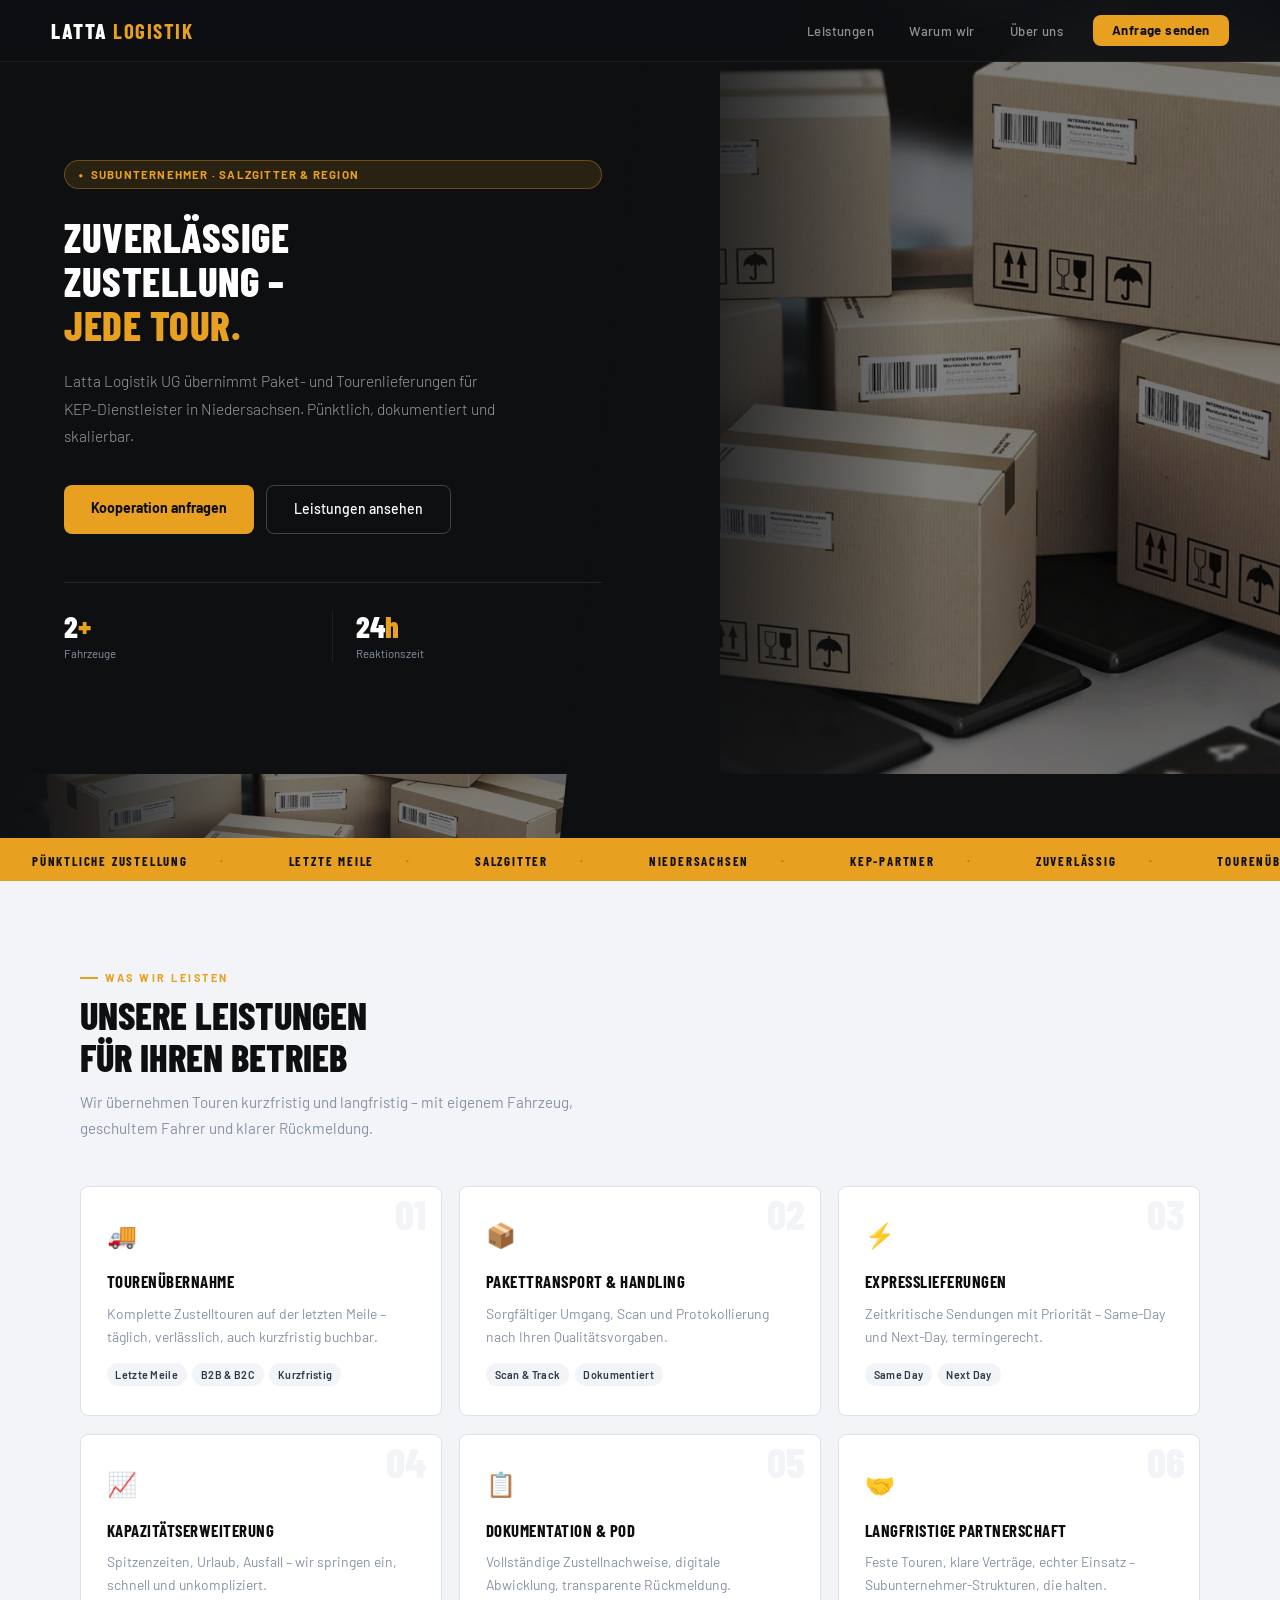
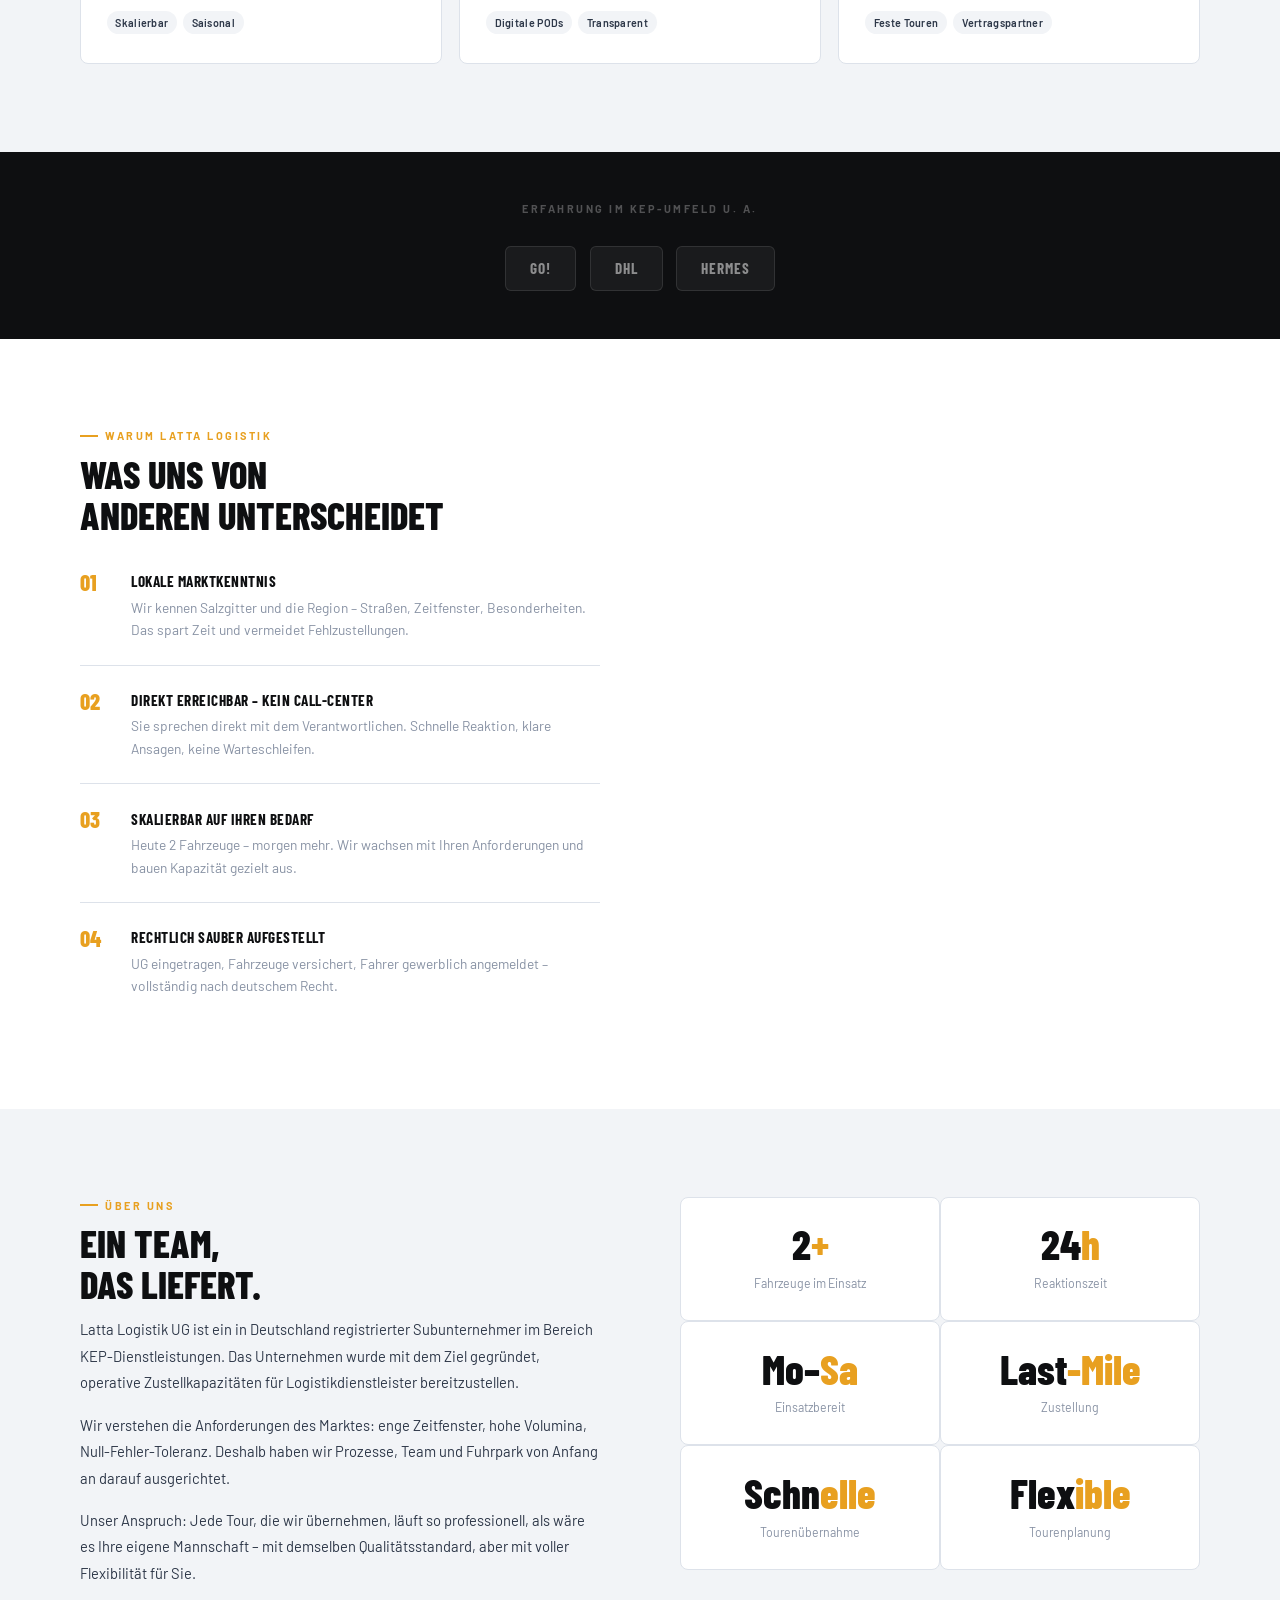
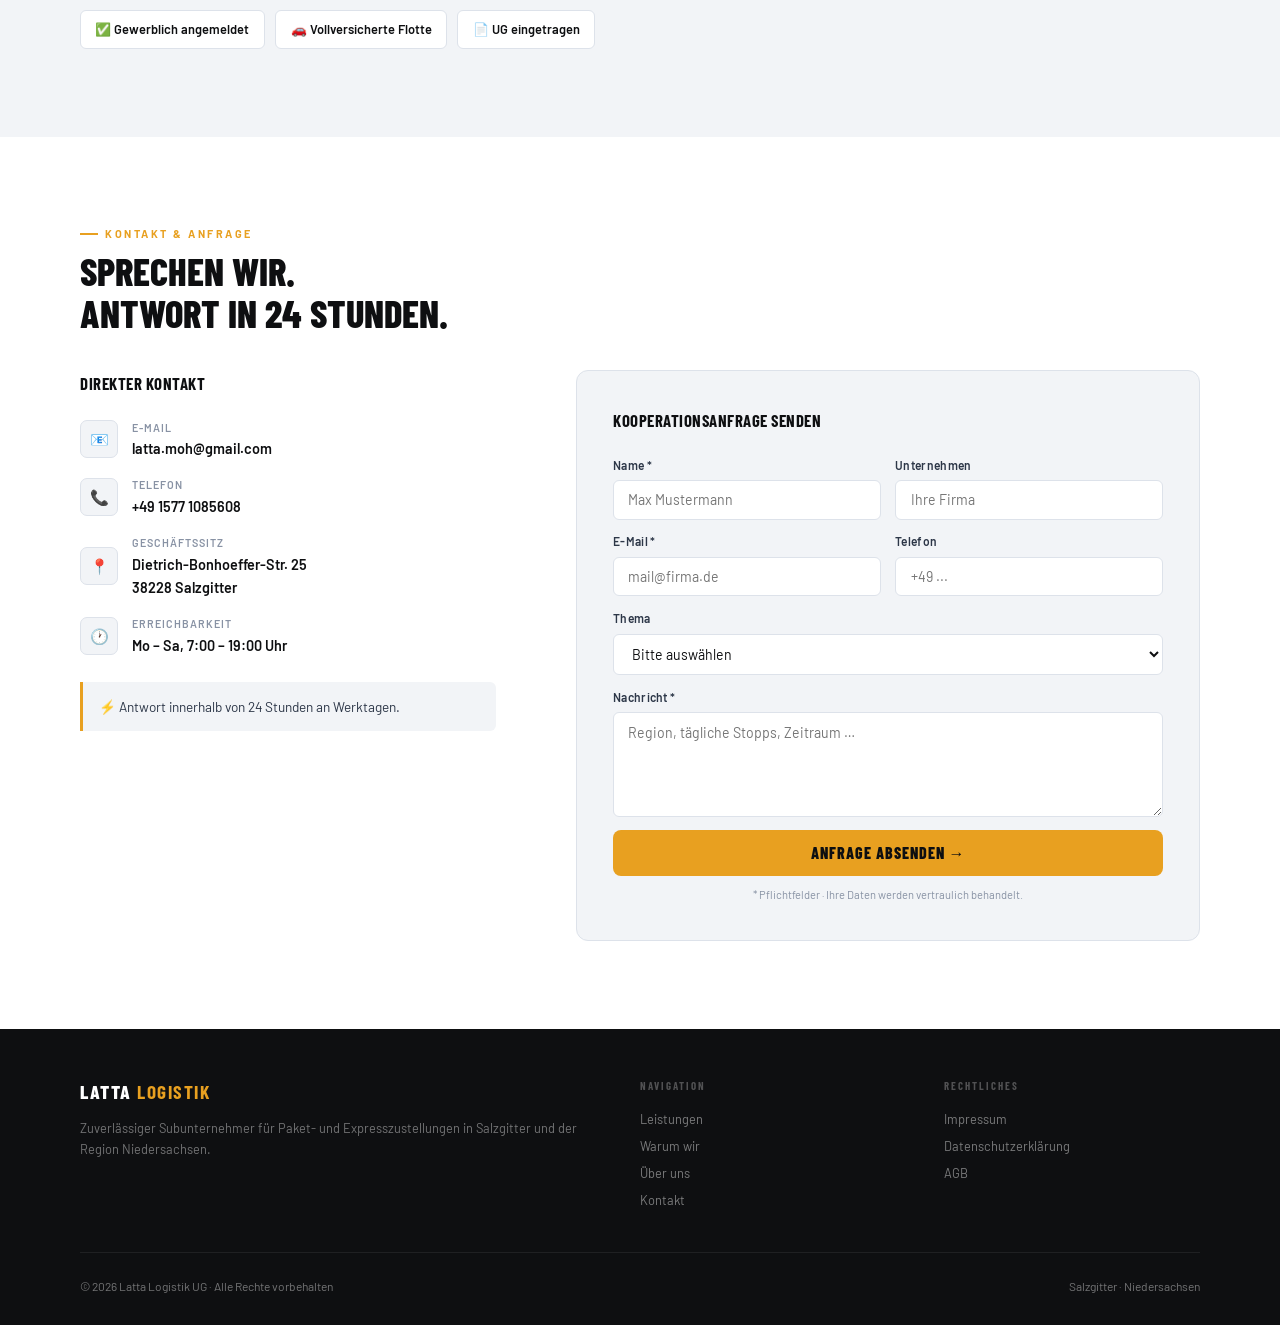
<file: index.html>
<!DOCTYPE html>
<html lang="de">
<head>
  <meta charset="UTF-8"/>
  <meta name="viewport" content="width=device-width, initial-scale=1"/>
  <title>Latta Logistik UG – Subunternehmer Logistik Salzgitter</title>
  <meta name="description" content="Latta Logistik UG – Zuverlässiger Logistik-Subunternehmer in Salzgitter. Paket- und Tourenlieferungen für KEP-Dienstleister in Niedersachsen."/>
  <meta name="keywords" content="Subunternehmer Logistik Salzgitter, KEP Subunternehmer Niedersachsen, Zustellpartner DHL GLS, Pakettransport Salzgitter"/>
  
  <link rel="preconnect" href="https://fonts.googleapis.com">
  <link rel="preconnect" href="https://fonts.gstatic.com" crossorigin>
  <link href="https://fonts.googleapis.com/css2?family=Barlow+Condensed:wght@500;600;700;800&family=Barlow:wght@300;400;500;600&display=swap" rel="stylesheet">
  
  <link rel="stylesheet" href="styles.css">
</head>
<body>

<nav role="banner">
  <div class="n-logo">Latta <b>Logistik</b></div>
  <button id="navToggle" aria-label="Menü öffnen">☰</button>
  <ul class="n-links">
    <li><a href="#leistungen">Leistungen</a></li>
    <li><a href="#vorteile">Warum wir</a></li>
    <li><a href="#ueber-uns">Über uns</a></li>
    <li><a href="#kontakt" class="n-cta">Anfrage senden</a></li>
  </ul>
</nav>

<section id="hero">
  <div class="hero-left">
    <div class="h-pill">Subunternehmer · Salzgitter & Region</div>
    <h1 class="h-title">Zuverlässige<br>Zustellung –<br><em>jede Tour.</em></h1>
    <p class="h-sub">Latta Logistik UG übernimmt Paket- und Tourenlieferungen für KEP-Dienstleister in Niedersachsen. Pünktlich, dokumentiert und skalierbar.</p>
    <div class="h-btns">
      <a href="#kontakt" class="btn-a">Kooperation anfragen</a>
      <a href="#leistungen" class="btn-b">Leistungen ansehen</a>
    </div>
    <div class="h-kpis">
      <div class="kpi">
        <div class="kpi-n">2<span>+</span></div>
        <div class="kpi-l">Fahrzeuge</div>
      </div>
      <div class="kpi">
        <div class="kpi-n">24<span>h</span></div>
        <div class="kpi-l">Reaktionszeit</div>
      </div>
    </div>
  </div>

  <div class="hero-right" aria-hidden="true">
    <div class="hero-right-bg"></div>
    <div class="hero-svg-wrap">

    </div>
  </div>

  <div class="hero-right" aria-hidden="true">
    <div class="hero-right-bg"></div>
    <div class="hero-svg-wrap"></div>
  </div>
</section>

<div class="ticker" aria-hidden="true">
  <div class="ticker-inner">
    <span>Pünktliche Zustellung</span><span>Letzte Meile</span><span>Salzgitter</span><span>Niedersachsen</span><span>KEP-Partner</span><span>Zuverlässig</span><span>Tourenübernahme</span><span>Paketlogistik</span><span>Subunternehmer</span>
    <span>Pünktliche Zustellung</span><span>Letzte Meile</span><span>Salzgitter</span><span>Niedersachsen</span><span>KEP-Partner</span><span>Zuverlässig</span><span>Tourenübernahme</span><span>Paketlogistik</span><span>Subunternehmer</span>
  </div>
</div>

<section id="leistungen" class="sec">
  <div class="sec-inner">
    <div class="eyebrow" data-r>Was wir leisten</div>
    <h2 class="sec-h" data-r>Unsere Leistungen<br>für Ihren Betrieb</h2>
    <p class="sec-p" data-r>Wir übernehmen Touren kurzfristig und langfristig – mit eigenem Fahrzeug, geschultem Fahrer und klarer Rückmeldung.</p>
    <div class="svc-grid">
      <article class="svc-card" data-r>
        <div class="svc-num">01</div>
        <div class="svc-icon">🚚</div>
        <h3>Tourenübernahme</h3>
        <p>Komplette Zustelltouren auf der letzten Meile – täglich, verlässlich, auch kurzfristig buchbar.</p>
        <div class="svc-tags"><span class="tag">Letzte Meile</span><span class="tag">B2B &amp; B2C</span><span class="tag">Kurzfristig</span></div>
      </article>
      <article class="svc-card" data-r="d1">
        <div class="svc-num">02</div>
        <div class="svc-icon">📦</div>
        <h3>Pakettransport &amp; Handling</h3>
        <p>Sorgfältiger Umgang, Scan und Protokollierung nach Ihren Qualitätsvorgaben.</p>
        <div class="svc-tags"><span class="tag">Scan &amp; Track</span><span class="tag">Dokumentiert</span></div>
      </article>
      <article class="svc-card" data-r="d2">
        <div class="svc-num">03</div>
        <div class="svc-icon">⚡</div>
        <h3>Expresslieferungen</h3>
        <p>Zeitkritische Sendungen mit Priorität – Same-Day und Next-Day, termingerecht.</p>
        <div class="svc-tags"><span class="tag">Same Day</span><span class="tag">Next Day</span></div>
      </article>
      <article class="svc-card" data-r>
        <div class="svc-num">04</div>
        <div class="svc-icon">📈</div>
        <h3>Kapazitätserweiterung</h3>
        <p>Spitzenzeiten, Urlaub, Ausfall – wir springen ein, schnell und unkompliziert.</p>
        <div class="svc-tags"><span class="tag">Skalierbar</span><span class="tag">Saisonal</span></div>
      </article>
      <article class="svc-card" data-r="d1">
        <div class="svc-num">05</div>
        <div class="svc-icon">📋</div>
        <h3>Dokumentation &amp; POD</h3>
        <p>Vollständige Zustellnachweise, digitale Abwicklung, transparente Rückmeldung.</p>
        <div class="svc-tags"><span class="tag">Digitale PODs</span><span class="tag">Transparent</span></div>
      </article>
      <article class="svc-card" data-r="d2">
        <div class="svc-num">06</div>
        <div class="svc-icon">🤝</div>
        <h3>Langfristige Partnerschaft</h3>
        <p>Feste Touren, klare Verträge, echter Einsatz – Subunternehmer-Strukturen, die halten.</p>
        <div class="svc-tags"><span class="tag">Feste Touren</span><span class="tag">Vertragspartner</span></div>
      </article>
    </div>
  </div>
</section>

<div id="partner">
  <p class="p-eyebrow">Erfahrung im KEP-Umfeld u. a. </p>
  <div class="p-chips">
    <div class="p-chip">GO!</div>
    <div class="p-chip">DHL</div>
    <div class="p-chip">Hermes</div>
  </div>
</div>

<section id="vorteile" class="sec">
  <div class="sec-inner">
    <div class="adv-layout">
      <div>
        <div class="eyebrow" data-r>Warum Latta Logistik</div>
        <h2 class="sec-h" data-r>Was uns von<br>anderen unterscheidet</h2>
        <ul class="adv-list" data-r>
          <li class="adv-row">
            <div class="adv-num">01</div>
            <div><h4>Lokale Marktkenntnis</h4><p>Wir kennen Salzgitter und die Region – Straßen, Zeitfenster, Besonderheiten. Das spart Zeit und vermeidet Fehlzustellungen.</p></div>
          </li>
          <li class="adv-row">
            <div class="adv-num">02</div>
            <div><h4>Direkt erreichbar – kein Call-Center</h4><p>Sie sprechen direkt mit dem Verantwortlichen. Schnelle Reaktion, klare Ansagen, keine Warteschleifen.</p></div>
          </li>
          <li class="adv-row">
            <div class="adv-num">03</div>
            <div><h4>Skalierbar auf Ihren Bedarf</h4><p>Heute 2 Fahrzeuge – morgen mehr. Wir wachsen mit Ihren Anforderungen und bauen Kapazität gezielt aus.</p></div>
          </li>
          <li class="adv-row">
            <div class="adv-num">04</div>
            <div><h4>Rechtlich sauber aufgestellt</h4><p>UG eingetragen, Fahrzeuge versichert, Fahrer gewerblich angemeldet – vollständig nach deutschem Recht.</p></div>
          </li>
        </ul>
      </div>
  <!-- ###auskommentiert
     <div class="perf-panel" data-r>
        <h4>Performance-Übersicht</h4>
        <div class="p-stat">
          <div class="p-row"><span class="p-label">Leistung: Last Mile Zustellung</span></div>
          <div class="p-track"><div class="p-fill" data-w="100%"></div></div>
        </div>
        <div class="p-stat">
          <div class="p-row"><span class="p-label">Einsatzgebiet: Region Niedersachsen</span></div>
          <div class="p-track"><div class="p-fill" data-w="100%"></div></div>
        </div>
        <div class="p-stat">
          <div class="p-row"><span class="p-label">Verfügbarkeit: Mo – Sa</span></div>
          <div class="p-track"><div class="p-fill" data-w="100%"></div></div>
        </div>
        <div class="fleet-tags">
          <span class="fleet-tag">🚐 Transporter</span>
          <span class="fleet-tag">🚚 Kastenwagen</span>
          <span class="fleet-tag">📱 GPS-Tracking</span>
        </div>
      </div>
    </div>
  </div> -->
</section>

<section id="ueber-uns" class="sec">
  <div class="sec-inner">
    <div class="about-layout">
      <div class="about-text" data-r>
        <div class="eyebrow">Über uns</div>
        <h2 class="sec-h">Ein Team,<br>das liefert.</h2>
        <p> Latta Logistik UG ist ein in Deutschland registrierter Subunternehmer im Bereich KEP-Dienstleistungen. Das Unternehmen wurde mit dem Ziel gegründet, operative Zustellkapazitäten für Logistikdienstleister bereitzustellen.</p>
        <p>Wir verstehen die Anforderungen des Marktes: enge Zeitfenster, hohe Volumina, Null-Fehler-Toleranz. Deshalb haben wir Prozesse, Team und Fuhrpark von Anfang an darauf ausgerichtet.</p>
        <p>Unser Anspruch: Jede Tour, die wir übernehmen, läuft so professionell, als wäre es Ihre eigene Mannschaft – mit demselben Qualitätsstandard, aber mit voller Flexibilität für Sie.</p>
        <div class="cert-row">
          <div class="cert">✅ Gewerblich angemeldet</div>
          <div class="cert">🚗 Vollversicherte Flotte</div>
          <div class="cert">📄 UG eingetragen</div>
        </div>
      </div>
      <div class="num-grid" data-r>
        <div class="num-card"><div class="big">2<em>+</em></div><small>Fahrzeuge im Einsatz</small></div>
        <div class="num-card"><div class="big">24<em>h</em></div><small>Reaktionszeit</small></div>
        <div class="num-card"><div class="big">Mo–<em>Sa</em></div><small>Einsatzbereit</small></div>
        <div class="num-card"><div class="big">Last<em>-Mile</em></div><small> Zustellung</small></div>
        <div class="num-card"><div class="big">Schn<em>elle</em></div><small> Tourenübernahme</small></div>
        <div class="num-card"><div class="big">Flex<em>ible</em></div><small> Tourenplanung</small></div>
        
      </div>
    </div>
  </div>
</section>

<section id="kontakt" class="sec">
  <div class="sec-inner">
    <div class="eyebrow" data-r>Kontakt &amp; Anfrage</div>
    <h2 class="sec-h" data-r>Sprechen wir.<br>Antwort in 24 Stunden.</h2>
    <div class="contact-layout">
      <div class="c-info" data-r>
        <h3>Direkter Kontakt</h3>
        <div class="c-row">
          <div class="c-icon">📧</div>
          <div><div class="c-label">E-Mail</div><div class="c-val"><a href="mailto:latta.moh@gmail.com">latta.moh@gmail.com</a></div></div>
        </div>
        <div class="c-row">
          <div class="c-icon">📞</div>
          <div><div class="c-label">Telefon</div><div class="c-val"><a href="tel:+4915771085608">+49 1577 1085608</a></div></div>
        </div>
        <div class="c-row">
          <div class="c-icon">📍</div>
          <div><div class="c-label">Geschäftssitz</div><div class="c-val">Dietrich-Bonhoeffer-Str. 25<br>38228 Salzgitter</div></div>
        </div>
        <div class="c-row">
          <div class="c-icon">🕐</div>
          <div><div class="c-label">Erreichbarkeit</div><div class="c-val">Mo – Sa, 7:00 – 19:00 Uhr</div></div>
        </div>
        <div class="c-promise">⚡ Antwort innerhalb von 24 Stunden an Werktagen.</div>
      </div>

<!-- ################### Anfragen bearbeiten ##################### -->
<form id="contact-form" class="c-form"
      action="https://formspree.io/f/xkokrdov"
      method="POST"
      novalidate data-r>

  <h3>Kooperationsanfrage senden</h3>

  <div class="f-row">
    <div class="f-group">
      <label for="name">Name *</label>
      <input type="text" id="name" name="name" required placeholder="Max Mustermann" autocomplete="name"/>
    </div>

    <div class="f-group">
      <label for="company">Unternehmen</label>
      <input type="text" id="company" name="company" placeholder="Ihre Firma"/>
    </div>
  </div>

  <div class="f-row">
    <div class="f-group">
      <label for="email">E-Mail *</label>
      <input type="email" id="email" name="email" required placeholder="mail@firma.de" autocomplete="email"/>
    </div>

    <div class="f-group">
      <label for="phone">Telefon</label>
      <input type="tel" id="phone" name="phone" placeholder="+49 ..." autocomplete="tel"/>
    </div>
  </div>

  <div class="f-group">
    <label for="interest">Thema</label>
    <select id="interest" name="interest">
      <option value="">Bitte auswählen</option>
      <option value="Subunternehmerschaft / Touren">Subunternehmerschaft / Touren</option>
      <option value="Kapazitätserweiterung">Kapazitätserweiterung</option>
      <option value="Sonstiges">Sonstiges</option>
    </select>
  </div>

  <div class="f-group">
    <label for="message">Nachricht *</label>
    <textarea id="message" name="message" required placeholder="Region, tägliche Stopps, Zeitraum …"></textarea>
  </div>

  <button type="submit" class="f-submit">Anfrage absenden →</button>

  <p class="f-note">* Pflichtfelder · Ihre Daten werden vertraulich behandelt.</p>
</form>
    </div>
  </div>
</section>

<footer>
  <div class="f-grid">
    <div class="f-brand">
      <div class="logo">Latta <b>Logistik</b></div>
      <p>Zuverlässiger Subunternehmer für Paket- und Expresszustellungen in Salzgitter und der Region Niedersachsen.</p>
    </div>
    <div class="f-col">
      <h5>Navigation</h5>
      <a href="#leistungen">Leistungen</a>
      <a href="#vorteile">Warum wir</a>
      <a href="#ueber-uns">Über uns</a>
      <a href="#kontakt">Kontakt</a>
    </div>
<div class="f-col">
  <h5>Rechtliches</h5>

  <a href="impressum.html">Impressum</a>
  <a href="datenschutz.html">Datenschutzerklärung</a>
  <a href="agb.html">AGB</a>
</div>
  </div>
  <div class="f-bottom">
    <p>© <span id="year"></span> Latta Logistik UG · Alle Rechte vorbehalten</p>
    <p>Salzgitter · Niedersachsen</p>
  </div>
</footer>

<script src="script.js"></script>

</body>
</html>
</file>
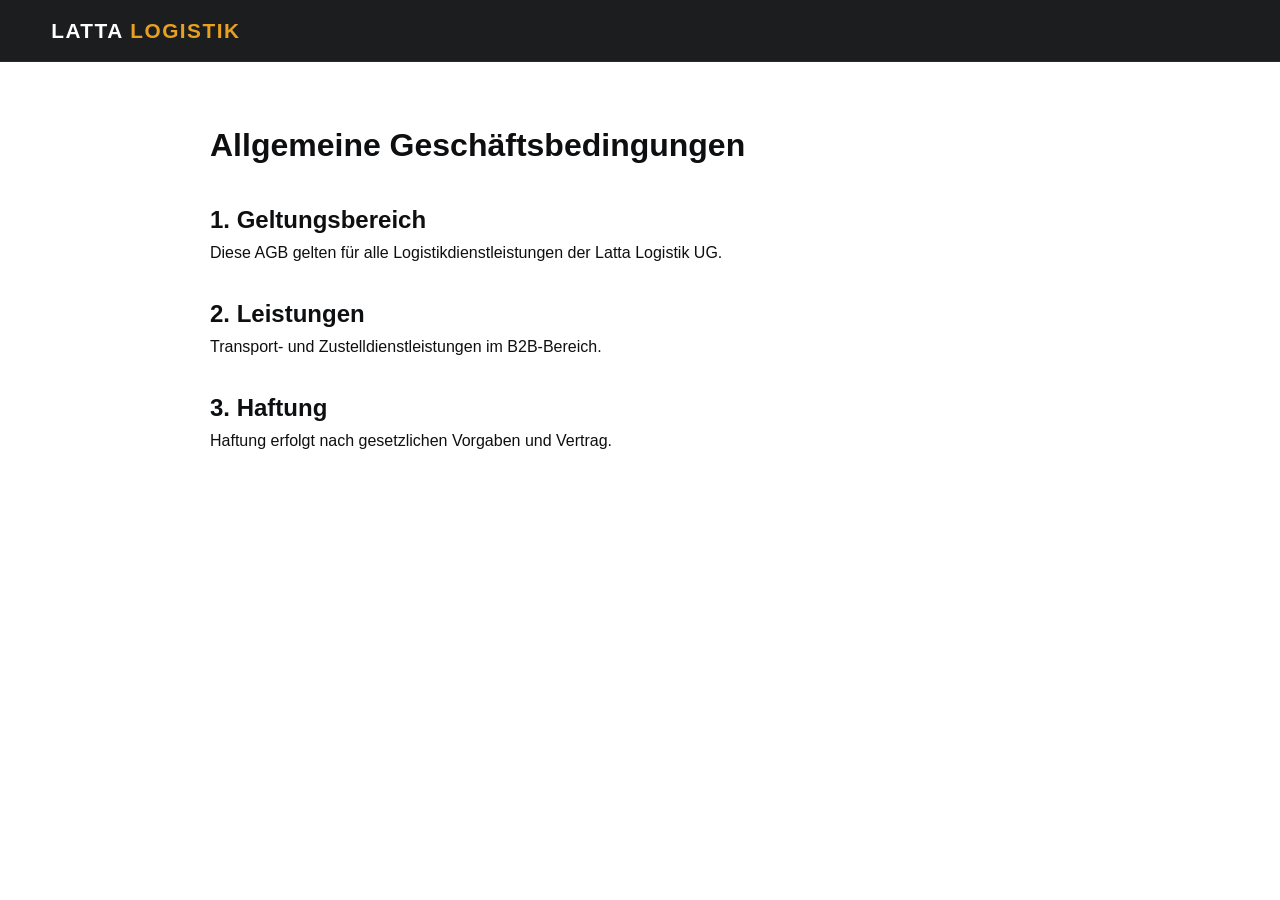
<file: agb.html>
<!DOCTYPE html>
<html lang="de">
<head>
  <meta charset="UTF-8">
  <meta name="viewport" content="width=device-width, initial-scale=1.0">
  <title>AGB – Latta Logistik UG</title>
  <link rel="stylesheet" href="styles.css">
</head>
<body>

<nav>
  <div class="n-logo">Latta <b>Logistik</b></div>
</nav>

<main class="legal-page">
  <h1>Allgemeine Geschäftsbedingungen</h1>

  <h2>1. Geltungsbereich</h2>
  <p>Diese AGB gelten für alle Logistikdienstleistungen der Latta Logistik UG.</p>

  <h2>2. Leistungen</h2>
  <p>Transport- und Zustelldienstleistungen im B2B-Bereich.</p>

  <h2>3. Haftung</h2>
  <p>Haftung erfolgt nach gesetzlichen Vorgaben und Vertrag.</p>
</main>

</body>
</html>
</file>
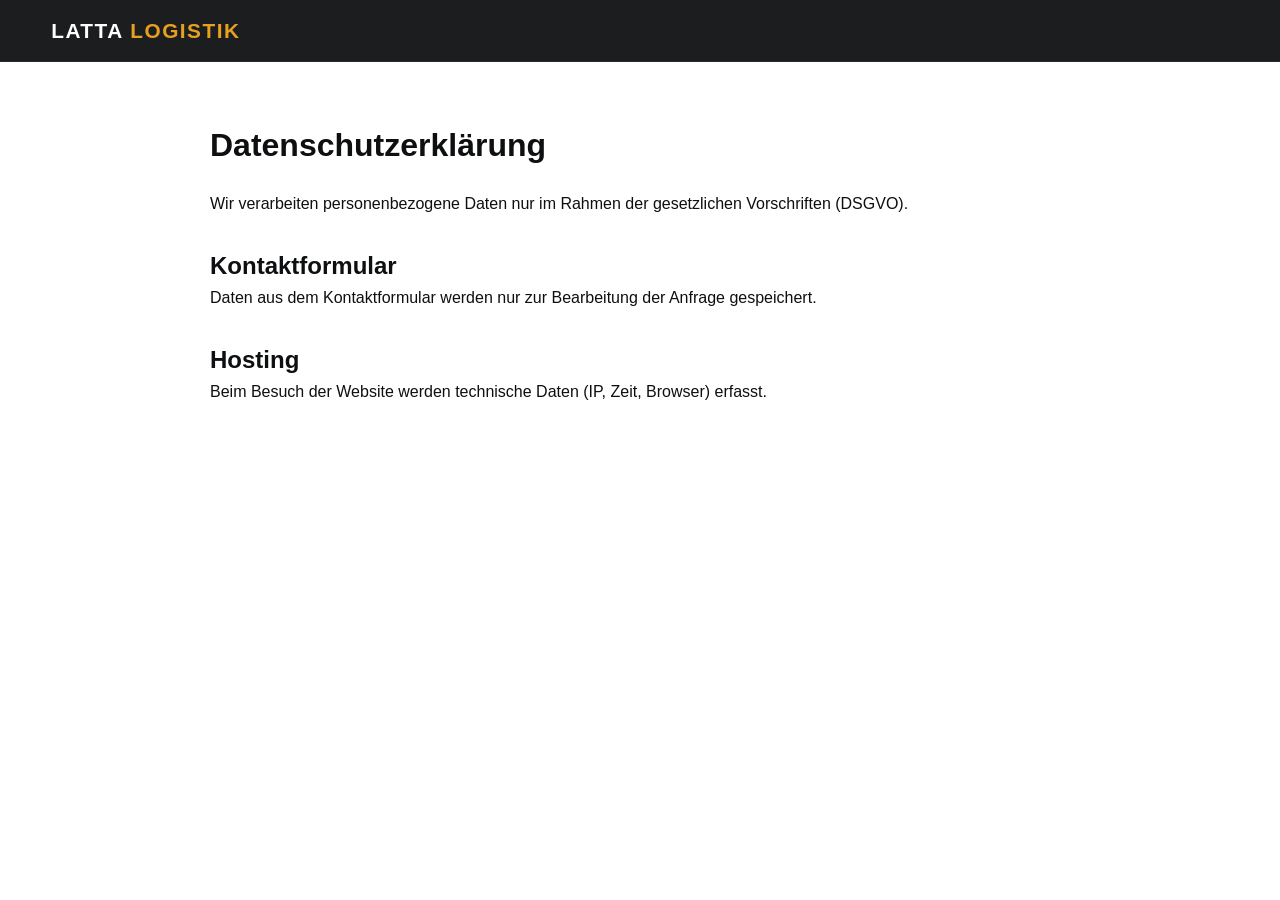
<file: datenschutz.html>
<!DOCTYPE html>
<html lang="de">
<head>
  <meta charset="UTF-8">
  <meta name="viewport" content="width=device-width, initial-scale=1.0">
  <title>Datenschutz – Latta Logistik UG</title>
  <link rel="stylesheet" href="styles.css">
</head>
<body>

<nav>
  <div class="n-logo">Latta <b>Logistik</b></div>
</nav>

<main class="legal-page">
  <h1>Datenschutzerklärung</h1>

  <p>Wir verarbeiten personenbezogene Daten nur im Rahmen der gesetzlichen Vorschriften (DSGVO).</p>

  <h2>Kontaktformular</h2>
  <p>Daten aus dem Kontaktformular werden nur zur Bearbeitung der Anfrage gespeichert.</p>

  <h2>Hosting</h2>
  <p>Beim Besuch der Website werden technische Daten (IP, Zeit, Browser) erfasst.</p>
</main>

</body>
</html>
</file>
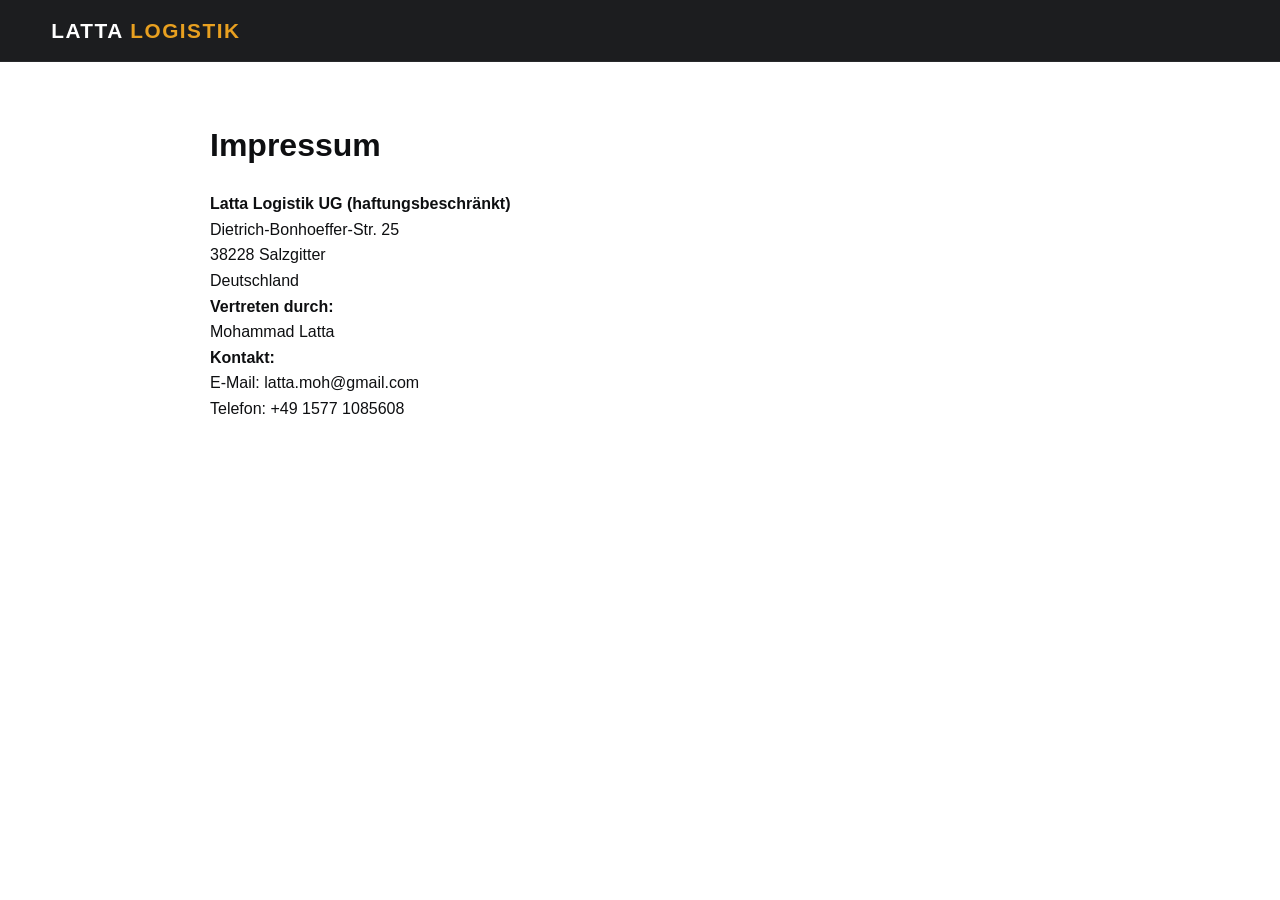
<file: impressum.html>
<!DOCTYPE html>
<html lang="de">
<head>
  <meta charset="UTF-8">
  <meta name="viewport" content="width=device-width, initial-scale=1.0">
  <title>Impressum – Latta Logistik UG</title>
  <link rel="stylesheet" href="styles.css">
</head>
<body>

<nav>
  <div class="n-logo">Latta <b>Logistik</b></div>
</nav>

<main class="legal-page">
  <h1>Impressum</h1>

  <p><strong>Latta Logistik UG (haftungsbeschränkt)</strong></p>
  <p>Dietrich-Bonhoeffer-Str. 25<br>38228 Salzgitter<br>Deutschland</p>

  <p><strong>Vertreten durch:</strong><br>Mohammad Latta</p>

  <p><strong>Kontakt:</strong><br>
  E-Mail: latta.moh@gmail.com<br>
  Telefon: +49 1577 1085608</p>
</main>

</body>
</html>
</file>
<file: styles.css>
*,*::before,*::after{box-sizing:border-box;margin:0;padding:0}

:root{
  --ink:#0e0f11;--steel:#1c2333;--slate:#2d3748;--ash:#8892a4;
  --silver:#c8d0dc;--fog:#f2f4f7;--white:#ffffff;
  --amber:#e8a020;--amber2:#c88a10;--accent:#2a6ef5;
  --border:#dde2ea;--r:8px;
}

html{scroll-behavior:smooth}
body{font-family:'Barlow',sans-serif;color:var(--ink);background:var(--white);line-height:1.6;overflow-x:hidden}
::-webkit-scrollbar{width:5px}
::-webkit-scrollbar-thumb{background:var(--amber);border-radius:99px}

/* NAVIGATION */
nav{
  position:fixed;top:0;left:0;right:0;z-index:200;height:62px;
  display:flex;justify-content:space-between;align-items:center;
  padding:0 4vw;
  background:rgba(14,15,17,.94);backdrop-filter:blur(16px);
  border-bottom:1px solid rgba(255,255,255,.06);
}
.n-logo{font-family:'Barlow Condensed',sans-serif;font-size:1.3rem;font-weight:800;letter-spacing:1.5px;color:#fff;text-transform:uppercase}
.n-logo b{color:var(--amber)}
.n-links{display:flex;gap:0;list-style:none}
.n-links a{color:rgba(255,255,255,.55);text-decoration:none;font-size:.82rem;font-weight:500;letter-spacing:.4px;padding:0 1.1rem;line-height:62px;border-bottom:2px solid transparent;transition:color .2s,border-color .2s}
.n-links a:hover{color:#fff;border-color:var(--amber)}
.n-cta{background:var(--amber)!important;color:var(--ink)!important;padding:.45rem 1.2rem!important;line-height:62px!important;border-radius:var(--r);font-weight:700!important;border-bottom:none!important;margin-left:.75rem}
.n-cta:hover{background:var(--amber2)!important}

/* HERO SECTION */
#hero{min-height:calc(100vh - 62px);;position:relative;display:grid;grid-template-columns:1fr 1fr;background:var(--ink);overflow:hidden}
.hero-left{display:flex;flex-direction:column;justify-content:center;padding:8rem 3vw 5rem 5vw;position:relative;z-index:2}
#hero::after{content:'';position:absolute;top:0;right:calc(50% - 80px);bottom:0;width:160px;background:var(--ink);clip-path:polygon(100% 0,100% 100%,0 100%,55% 0);z-index:1}
.hero-right{position:relative;overflow:hidden}
.hero-right-bg{position:absolute;inset:0;background-image:url('background.png');background-size:cover;background-position:center;filter:brightness(.5) saturate(.4)}
.hero-right::before{content:'';position:absolute;inset:0;z-index:1;background:linear-gradient(90deg,var(--ink) 0%,transparent 45%)}
.hero-svg-wrap{position:absolute;inset:0;z-index:2;display:flex;align-items:center;justify-content:center;padding:5rem 1rem 2rem}
.hero-svg-wrap svg{width:100%;max-width:480px;height:auto;filter:drop-shadow(0 14px 44px rgba(0,0,0,.65))}

.h-pill{display:inline-flex;align-items:center;gap:.4rem;background:rgba(232,160,32,.12);border:1px solid rgba(232,160,32,.35);color:var(--amber);padding:.28rem .85rem;border-radius:99px;font-size:.72rem;font-weight:700;letter-spacing:1.2px;text-transform:uppercase;margin-bottom:1.6rem}
.h-pill::before{content:'●';font-size:.48rem;animation:blink 2s infinite}
@keyframes blink{0%,100%{opacity:1}50%{opacity:.25}}

.h-title{font-family:'Barlow Condensed',sans-serif;font-size:clamp(1.9rem,3.2vw,3rem);font-weight:800;line-height:1.07;color:#fff;text-transform:uppercase;letter-spacing:.5px;margin-bottom:1.3rem}
.h-title em{font-style:normal;color:var(--amber)}
.h-sub{font-size:.97rem;color:rgba(255,255,255,.58);max-width:440px;margin-bottom:2.2rem;font-weight:300;line-height:1.78}
.h-btns{display:flex;gap:.7rem;flex-wrap:wrap;margin-bottom:3rem}
.btn-a{background:var(--amber);color:var(--ink);padding:.75rem 1.7rem;border-radius:var(--r);font-weight:700;font-size:.88rem;text-decoration:none;transition:background .2s,transform .2s;display:inline-block}
.btn-a:hover{background:var(--amber2);transform:translateY(-2px)}
.btn-b{background:transparent;color:#fff;padding:.75rem 1.7rem;border-radius:var(--r);font-weight:500;font-size:.88rem;text-decoration:none;border:1.5px solid rgba(255,255,255,.22);transition:border-color .2s,transform .2s;display:inline-block}
.btn-b:hover{border-color:#fff;transform:translateY(-2px)}

.h-kpis{display:flex;gap:0;border-top:1px solid rgba(255,255,255,.09);padding-top:1.75rem}
.kpi{flex:1;padding-right:1.4rem;border-right:1px solid rgba(255,255,255,.07)}
.kpi:last-child{border-right:none;padding-right:0;padding-left:1.4rem}
.kpi:not(:first-child):not(:last-child){padding-left:1.4rem}
.kpi-n{font-family:'Barlow Condensed',sans-serif;font-size:1.9rem;font-weight:800;color:#fff;line-height:1}
.kpi-n span{color:var(--amber)}
.kpi-l{font-size:.72rem;color:var(--ash);margin-top:.15rem}

/* TICKER */
.ticker{background:var(--amber);overflow:hidden;padding:.55rem 0;white-space:nowrap}
.ticker-inner{display:inline-block;animation:tick 30s linear infinite}
@keyframes tick{from{transform:translateX(0)}to{transform:translateX(-50%)}}
.ticker span{font-family:'Barlow Condensed',sans-serif;font-size:.8rem;font-weight:700;letter-spacing:1.8px;text-transform:uppercase;color:var(--ink);padding:0 2rem}
.ticker span::after{content:'·';margin-left:2rem;opacity:.35}

/* GENERAL SECTIONS */
.sec{padding:5.5rem 4vw}
.sec-inner{max-width:1120px;margin:0 auto}
.eyebrow{font-size:.68rem;font-weight:700;letter-spacing:2.5px;text-transform:uppercase;color:var(--amber);margin-bottom:.55rem;display:flex;align-items:center;gap:.45rem}
.eyebrow::before{content:'';width:18px;height:2px;background:var(--amber);display:inline-block}
.sec-h{font-family:'Barlow Condensed',sans-serif;font-size:clamp(1.8rem,3vw,2.6rem);font-weight:800;text-transform:uppercase;color:var(--ink);line-height:1.08;margin-bottom:.65rem}
.sec-p{font-size:.95rem;color:var(--ash);max-width:540px;line-height:1.75;margin-bottom:2.75rem}

/* LEISTUNGEN CARDS */
#leistungen{background:var(--fog)}
.svc-grid{display:grid;grid-template-columns:repeat(3,1fr);gap:1.1rem}
.svc-card{background:#fff;border-radius:var(--r);padding:1.85rem 1.6rem;border:1px solid var(--border);position:relative;overflow:hidden;transition:transform .25s,box-shadow .25s}
.svc-card:hover{transform:translateY(-4px);box-shadow:0 10px 30px rgba(0,0,0,.08)}
.svc-card::before{content:'';position:absolute;top:0;left:0;right:0;height:3px;background:var(--amber);transform:scaleX(0);transform-origin:left;transition:transform .3s}
.svc-card:hover::before{transform:scaleX(1)}
.svc-num{font-family:'Barlow Condensed',sans-serif;font-size:2.6rem;font-weight:800;color:var(--fog);position:absolute;top:.4rem;right:.9rem;line-height:1;user-select:none}
.svc-icon{font-size:1.5rem;margin-bottom:.85rem}
.svc-card h3{font-family:'Barlow Condensed',sans-serif;font-size:1.05rem;font-weight:700;text-transform:uppercase;letter-spacing:.5px;color:var(--ink);margin-bottom:.5rem}
.svc-card p{font-size:.87rem;color:var(--ash);line-height:1.65}
.svc-tags{display:flex;flex-wrap:wrap;gap:.35rem;margin-top:.85rem}
.tag{background:var(--fog);color:var(--slate);font-size:.67rem;font-weight:600;padding:.18rem .55rem;border-radius:99px;letter-spacing:.3px}

/* PARTNER */
#partner{background:var(--ink);padding:3rem 4vw;text-align:center}
.p-eyebrow{font-size:.68rem;font-weight:700;letter-spacing:2.5px;text-transform:uppercase;color:rgba(255,255,255,.28);margin-bottom:1.75rem}
.p-chips{display:flex;justify-content:center;flex-wrap:wrap;gap:.85rem}
.p-chip{background:rgba(255,255,255,.05);border:1px solid rgba(255,255,255,.1);color:rgba(255,255,255,.5);font-family:'Barlow Condensed',sans-serif;font-size:.95rem;font-weight:700;letter-spacing:1px;padding:.6rem 1.5rem;border-radius:6px;text-transform:uppercase;transition:background .2s,color .2s}
.p-chip:hover{background:rgba(232,160,32,.12);color:var(--amber)}

/* VORTEILE & PERFORMANCE */
#vorteile{background:#fff}
.adv-layout{display:grid;grid-template-columns:1fr 1fr;gap:5rem;align-items:start}
.adv-list{list-style:none;margin-top:.5rem}
.adv-row{display:flex;gap:1rem;align-items:flex-start;padding:1.4rem 0;border-bottom:1px solid var(--border)}
.adv-row:last-child{border-bottom:none}
.adv-num{font-family:'Barlow Condensed',sans-serif;font-size:1.4rem;font-weight:800;color:var(--amber);min-width:2.2rem;line-height:1;margin-top:.1rem}
.adv-row h4{font-family:'Barlow Condensed',sans-serif;font-size:.95rem;font-weight:700;text-transform:uppercase;letter-spacing:.5px;color:var(--ink);margin-bottom:.2rem}
.adv-row p{font-size:.86rem;color:var(--ash);line-height:1.65}
.perf-panel{background:var(--steel);border-radius:12px;padding:2.25rem;position:sticky;top:5rem}
.perf-panel h4{font-family:'Barlow Condensed',sans-serif;font-size:.68rem;font-weight:700;text-transform:uppercase;letter-spacing:2px;color:rgba(255,255,255,.35);margin-bottom:1.6rem}
.p-stat{margin-bottom:1.35rem}
.p-row{display:flex;justify-content:space-between;margin-bottom:.38rem}
.p-label{font-size:.82rem;color:rgba(255,255,255,.55)}
.p-val{font-family:'Barlow Condensed',sans-serif;font-size:.95rem;font-weight:700;color:#fff}
.p-track{background:rgba(255,255,255,.08);border-radius:99px;height:5px;overflow:hidden}
.p-fill{height:100%;border-radius:99px;background:linear-gradient(90deg,var(--accent),var(--amber));width:0;transition:width 1.3s ease-out}
.fleet-tags{display:flex;gap:.5rem;flex-wrap:wrap;margin-top:1.75rem;padding-top:1.75rem;border-top:1px solid rgba(255,255,255,.08)}
.fleet-tag{background:rgba(255,255,255,.06);border:1px solid rgba(255,255,255,.1);color:rgba(255,255,255,.65);font-size:.76rem;font-weight:600;padding:.35rem .8rem;border-radius:6px}

/* ÜBER UNS */
#ueber-uns{background:var(--fog)}
.about-layout{display:grid;grid-template-columns:1fr 1fr;gap:5rem;align-items:start}
.about-text p{font-size:.92rem;color:var(--slate);line-height:1.8;margin-bottom:1rem}
.cert-row{display:flex;flex-wrap:wrap;gap:.65rem;margin-top:1.5rem}
.cert{display:flex;align-items:center;gap:.45rem;background:#fff;border:1px solid var(--border);padding:.5rem .9rem;border-radius:6px;font-size:.8rem;font-weight:600;color:var(--ink)}
.num-grid {
  display: grid;
  grid-template-columns: 1fr 1fr;
}
.num-card{background:#fff;border:1px solid var(--border);border-radius:var(--r);padding:1.6rem 1.35rem;text-align:center}
.num-card .big{font-family:'Barlow Condensed',sans-serif;font-size:2.6rem;font-weight:800;color:var(--ink);line-height:1;margin-bottom:.25rem}
.num-card .big em{color:var(--amber);font-style:normal}
.num-card small{font-size:.77rem;color:var(--ash)}

/* KONTAKT FORMULAR */
#kontakt{background:#fff}
.contact-layout{display:grid;grid-template-columns:1fr 1.5fr;gap:5rem;align-items:start;margin-top:2.25rem}
.c-info h3{font-family:'Barlow Condensed',sans-serif;font-size:1.05rem;font-weight:700;text-transform:uppercase;letter-spacing:.5px;color:var(--ink);margin-bottom:1.35rem}
.c-row{display:flex;gap:.85rem;align-items:center;margin-bottom:1rem}
.c-icon{width:38px;height:38px;border-radius:7px;background:var(--fog);border:1px solid var(--border);display:flex;align-items:center;justify-content:center;font-size:.95rem;flex-shrink:0}
.c-label{font-size:.67rem;text-transform:uppercase;letter-spacing:1px;color:var(--ash);font-weight:600;margin-bottom:.1rem}
.c-val{font-size:.9rem;font-weight:600;color:var(--ink)}
.c-val a{color:var(--ink);text-decoration:none}
.c-val a:hover{color:var(--amber)}
.c-promise{background:var(--fog);border-left:3px solid var(--amber);border-radius:0 6px 6px 0;padding:.85rem 1rem;margin-top:1.6rem;font-size:.85rem;color:var(--slate);line-height:1.6}
.c-form{background:var(--fog);border:1px solid var(--border);border-radius:12px;padding:2.25rem}
.c-form h3{font-family:'Barlow Condensed',sans-serif;font-size:1.05rem;font-weight:700;text-transform:uppercase;letter-spacing:.5px;color:var(--ink);margin-bottom:1.35rem}
.f-row{display:grid;grid-template-columns:1fr 1fr;gap:.9rem}
.f-group{display:flex;flex-direction:column;gap:.32rem;margin-bottom:.8rem}
.f-group label{font-size:.75rem;font-weight:600;letter-spacing:.3px;color:var(--slate)}
.f-group input,.f-group textarea,.f-group select{padding:.65rem .9rem;border-radius:6px;border:1.5px solid var(--border);font-size:.88rem;font-family:inherit;background:#fff;color:var(--ink);transition:border-color .2s}
.f-group input:focus,.f-group textarea:focus,.f-group select:focus{border-color:var(--amber);outline:none}
.f-group textarea{min-height:105px;resize:vertical}
.f-submit{width:100%;padding:.8rem;border:none;border-radius:var(--r);background:var(--amber);color:var(--ink);font-family:'Barlow Condensed',sans-serif;font-size:1rem;font-weight:800;letter-spacing:1px;text-transform:uppercase;cursor:pointer;transition:background .2s,transform .2s}
.f-submit:hover{background:var(--amber2);transform:translateY(-1px)}
.f-note{font-size:.7rem;color:var(--ash);text-align:center;margin-top:.65rem}

/* FOOTER */
footer{background:var(--ink);color:rgba(255,255,255,.42);padding:3rem 4vw 1.75rem;font-size:.84rem}
.f-grid{max-width:1120px;margin:0 auto;display:grid;grid-template-columns:2fr 1fr 1fr;gap:3rem;padding-bottom:2.25rem;border-bottom:1px solid rgba(255,255,255,.07);margin-bottom:1.5rem}
.f-brand .logo{font-family:'Barlow Condensed',sans-serif;font-size:1.2rem;font-weight:800;letter-spacing:1.5px;text-transform:uppercase;color:#fff;margin-bottom:.65rem}
.f-brand .logo b{color:var(--amber)}
.f-brand p{font-size:.8rem;line-height:1.65}
.f-col h5{font-family:'Barlow Condensed',sans-serif;font-size:.68rem;font-weight:700;letter-spacing:2px;text-transform:uppercase;color:rgba(255,255,255,.28);margin-bottom:.9rem}
.f-col a{display:block;color:rgba(255,255,255,.45);text-decoration:none;margin-bottom:.4rem;font-size:.8rem;transition:color .2s}
.f-col a:hover{color:var(--amber)}
.f-col p{font-size:.77rem;line-height:1.65;margin-top:.4rem}
.f-bottom{max-width:1120px;margin:0 auto;display:flex;justify-content:space-between;align-items:center;flex-wrap:wrap;gap:.5rem;font-size:.75rem}

/* REVEAL ANIMATIONS */
[data-r]{opacity:0;transform:translateY(22px);transition:opacity .65s ease,transform .65s ease}
[data-r].on{opacity:1;transform:none}
[data-r="d1"]{transition-delay:.12s}
[data-r="d2"]{transition-delay:.24s}

/* RESPONSIVE DESIGN */
/* Suche die @media(max-width:900px) Sektion und ergänze/ersetze: */
#navToggle {
  display: none;
}
@media(max-width:900px){

  nav { padding: 0 5vw; }
  .svc-grid {
    grid-template-columns: 1fr;
  }

  .adv-layout {
    grid-template-columns: 1fr;
    gap: 2rem;
  }

  .about-layout {
    grid-template-columns: 1fr;
    gap: 2rem;
  }
  .about-text {
    text-align: left; /* wichtig */
  }
  .num-grid {
    justify-content: center;
  }

  .contact-layout {
    grid-template-columns: 1fr;
    gap: 2rem;
  }

  .f-grid {
    grid-template-columns: 1fr;
    gap: 2rem;
  }
  #hero {
    grid-template-columns: 1fr;
  }

  .hero-right {
    display: none; /* optional – spart Platz */
  }
  /* Hamburger Button Stylen */
  #navToggle {
    display: block;
    background: none;
    border: none;
    color: #fff;
    font-size: 1.5rem;
    cursor: pointer;
    order: 2;
  }

  .n-links {
    display: none; /* Standardmäßig ausblenden */
    flex-direction: column;
    position: absolute;
    top: 62px;
    left: 0;
    right: 0;
    background: rgba(14,15,17,.98);
    padding: 1rem 0;
    border-bottom: 1px solid var(--border);
  }

  .n-links.open {
    display: flex; /* Einblenden wenn JS Klasse toggelt */
  }

  .n-links a {
    line-height: 50px;
    width: 100%;
    text-align: center;
  }
  
  .n-cta {
    margin: 10px 5vw !important;
    line-height: 40px !important;
  }
}
@media(max-width:600px){
  .num-grid {
    grid-template-columns: repeat(2, minmax(0, 1fr));
  }
  .num-card {
    width: 100%;
  }
  .sec {
    padding: 3rem 5vw;
  }
  .hero-left {
    padding: 6rem 5vw 3rem; /* Weniger Padding oben/unten */
  }
  
  .h-title {
    font-size: 1.8rem; /* Titel etwas kleiner für sehr schmale Handys */
  }

  .h-kpis {
    flex-direction: column;
    gap: 1rem;
  }

  .kpi {
    border-bottom: 1px solid rgba(255,255,255,.1);
    padding-bottom: 1rem;
  }

  .kpi, .kpi:not(:first-child):not(:last-child), .kpi:last-child {
    padding: 0;
    border-right: none;
    border-bottom: 1px solid rgba(255,255,255,.07);
    padding-bottom: 1rem;
  }
}


header#home {
  position: relative;
  min-height: 100vh;
  display: flex;
  flex-direction: column;
  justify-content: center;
  align-items: center;

  background-image: url('background.png');
  background-repeat: no-repeat;
  background-position: center center;
  background-size: cover;
  background: rgba(0, 0, 0, 0.3);

  color: white;
  text-align: center;
  padding: 0 1rem;
}

/* dunkles Overlay für Lesbarkeit (Standard Logistik-Look) */
header#home::before {
  content: "";
  position: absolute;
  inset: 0;
  background: rgba(0, 0, 0, 0.45); /* Stärke hier ändern */
  z-index: 1;
}

header#home > * {
  position: relative;
  z-index: 2;
}
/* Einstellungen für Rechliche Seiten wie AGB, Datenschutz, Impressum */
.legal-page {
  max-width: 900px;
  margin: 100px auto;
  padding: 20px;
  line-height: 1.6;
}

.legal-page h1 {
  margin-bottom: 20px;
}

.legal-page h2 {
  margin-top: 30px;
}

/* verhindert seitliches Scrollen */
html, body {
  overflow-x: hidden;
}
img, svg, video {
  max-width: 100%;
  height: auto;
}

input, textarea, select {
  width: 100%;
}
</file>
